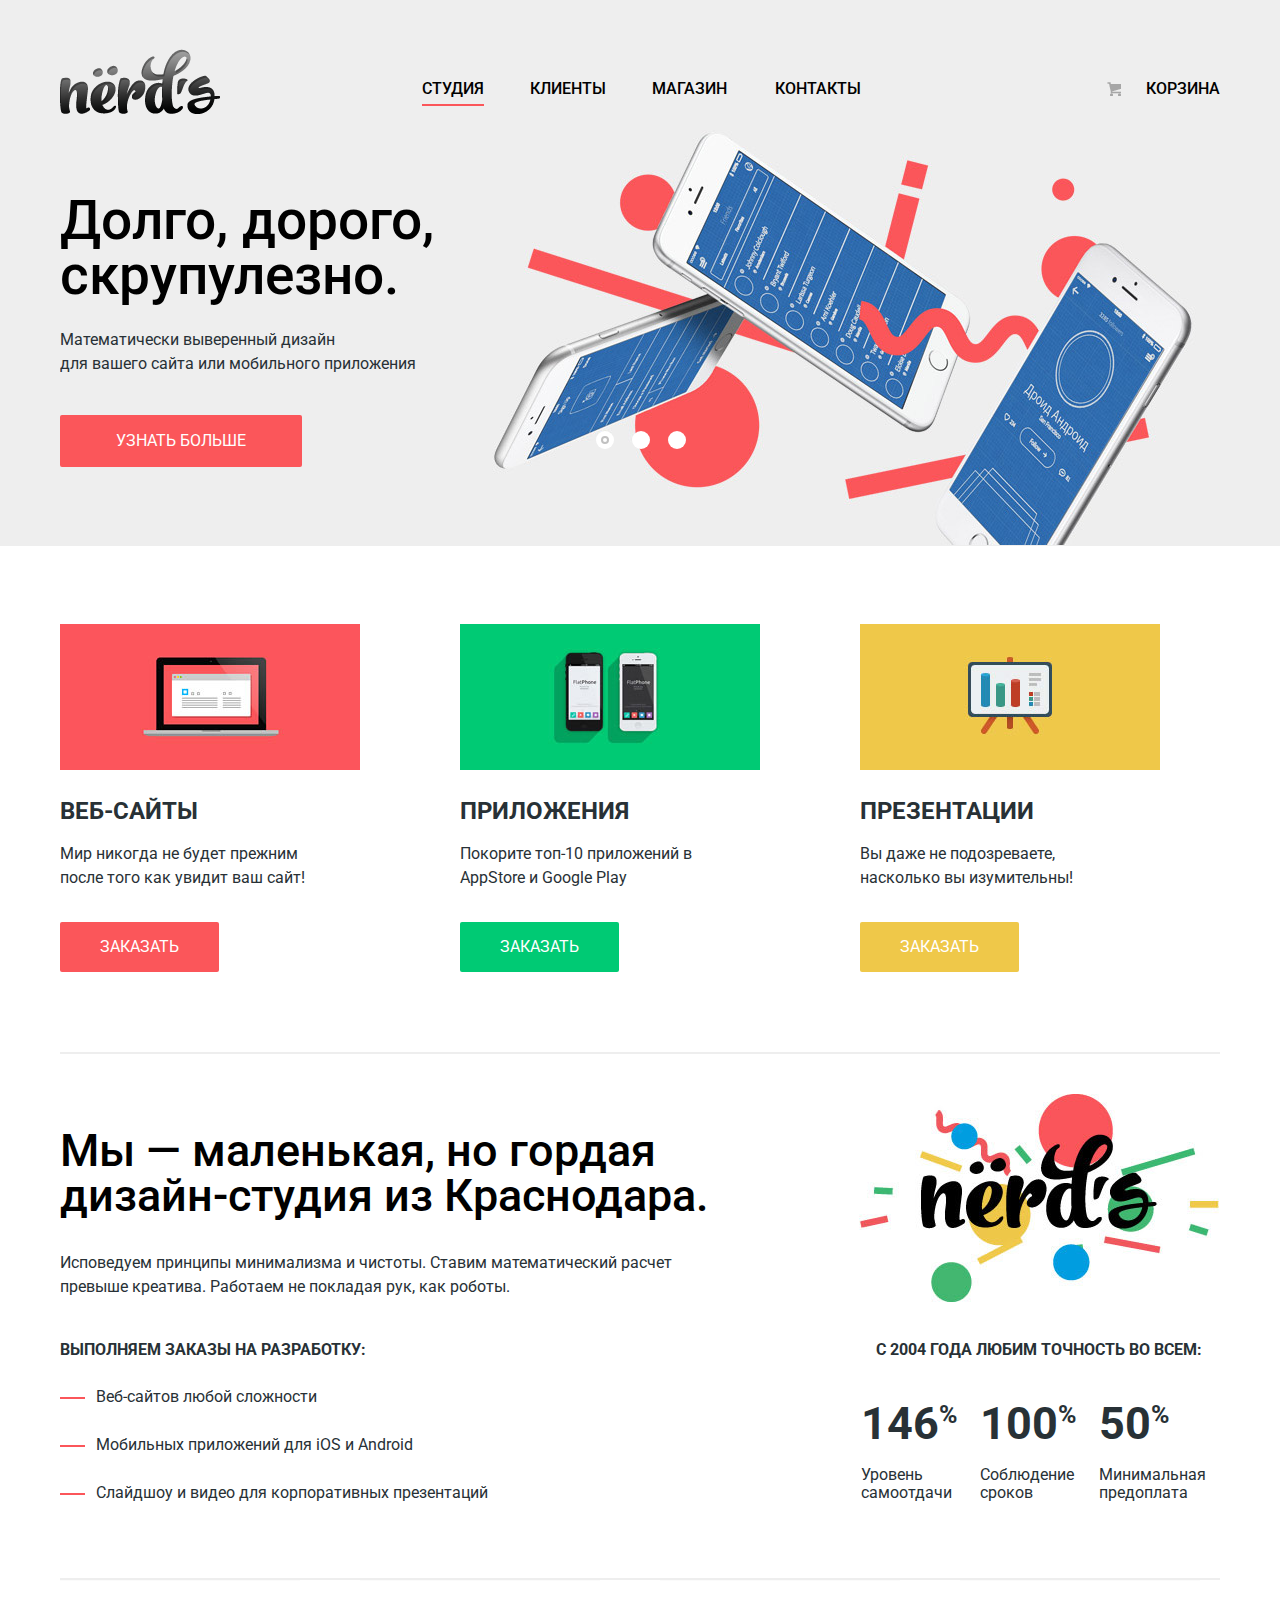
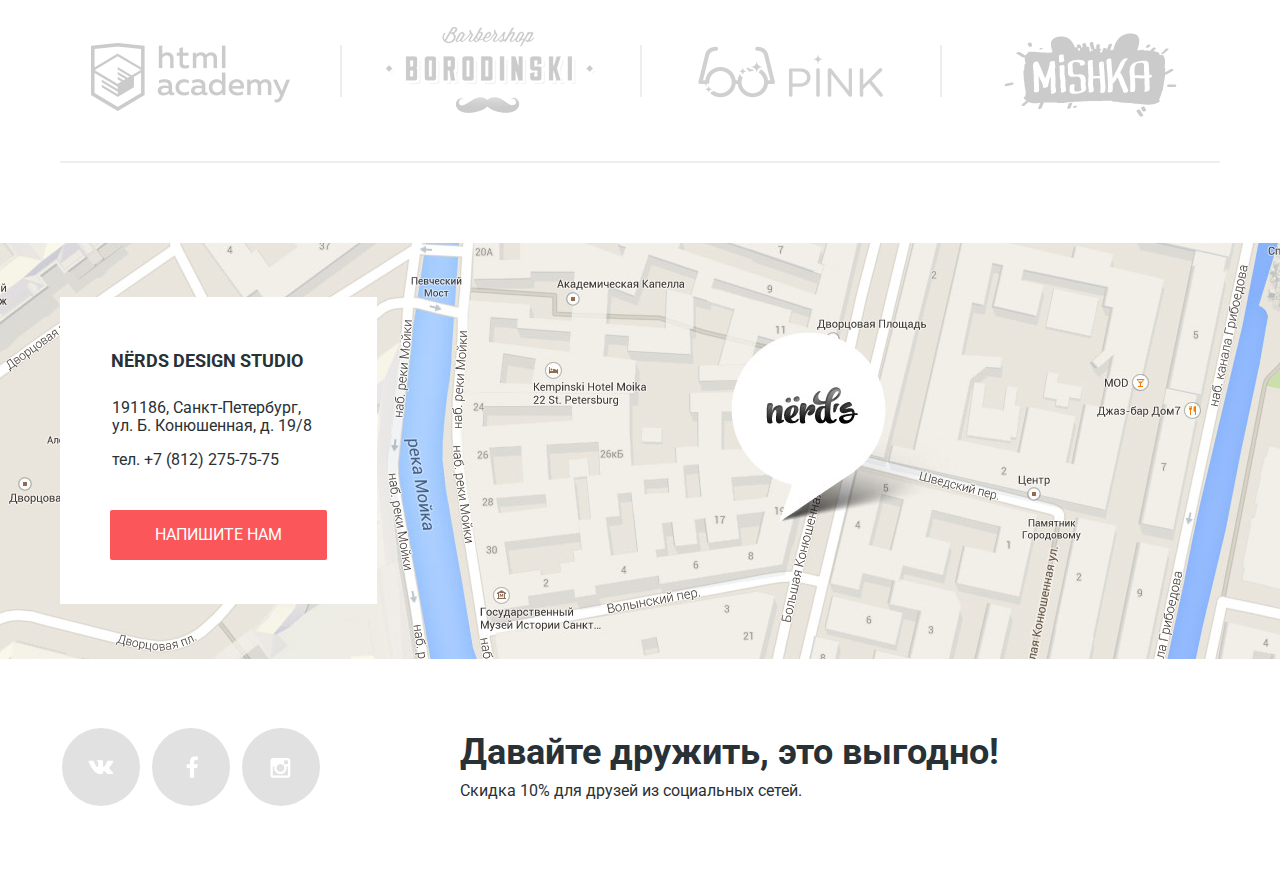
<file: index.html>
<!DOCTYPE html>
<html lang="Ru">
    <head>
        <meta charset="utf-8">
        <link href="https://fonts.googleapis.com/css?family=Roboto:400,500,700&amp;subset=cyrillic" rel="stylesheet">
        <link href="css/normalize.css" rel="stylesheet">
        <link href="css/style.min.css" rel="stylesheet">
        <meta name="format-detection" content="telephone=no">
        <title>Nerds</title>
    </head>
    <body>
        
        <header class="main-header">
            <div class="container clearfix">
                <a class="logo" href="index.html"><img src="img/logo-nerds.png" alt="" width="160" height="65"></a>
                <nav class="main-navigation">
                    <ul>
                        <li class="active">
                            <a href="index.html">Студия</a>
                        </li>
                        <li>
                            <a href="#">Клиенты</a>
                        </li>
                        <li>
                            <a href="inner.html">Магазин</a>
                        </li>
                        <li>
                            <a href="#">Контакты</a>
                        </li>
                    </ul>    
                </nav>
                <div class="basket-block">
                    <a class="basket basket-box" href="#">Корзина</a>
                </div>
            </div>
        </header>
        
        <div class="tagline-main ">
        
            <div class="container">
                <div class="slide">
                    <input type="radio" id="btn-1" name="toggle" checked>
                    <input type="radio" id="btn-2" name="toggle">
                    <input type="radio" id="btn-3" name="toggle">
                    <div class="slider-controls">
                        <label for="btn-1"></label>
                        <label for="btn-2"></label>
                        <label for="btn-3"></label>
                    </div>
                    <div class="slides">
                        <div class="slide-text">
                            <div class="tagline">
                                <b class="tagline-item1">Долго, дорого, скрупулезно.</b>
                                <p class="tagline-item2">Математически выверенный дизайн<br> для вашего сайта или мобильного приложения </p>
                                <a class="tagline-btn" href="#">Узнать больше</a>
                            </div>
                        </div>
                        <div class="slide-text">
                            <div class="tagline">
                                <b class="tagline-item1">Любим математику как никто другой</b>
                                <p class="tagline-item2">Никакого креатива, только математические формулы<br> для расчета идеальных пропорций.</p>
                                <a class="tagline-btn" href="#">Узнать больше</a>
                            </div>
                        </div>
                        <div class="slide-text">
                            <div class="tagline">
                                <b class="tagline-item1">Только ночь, только хардкор</b>
                                <p class="tagline-item2">Работать днем, как все? Мы против этого.<br> Ближе к полуночи работа только начинается.</p>
                                <a class="tagline-btn" href="#">Узнать больше</a>
                            </div>
                        </div>
                    </div>
                </div>
            </div>
        </div>       
        <main class="container clearfix">
            <div class="service clearfix">
                <article class="service-item websites">
                    <!--Картинка веб-сайты на css-->
                    <b class="service-title">Веб-сайты</b>
                    <p>Мир никогда не будет прежним<br> после того как увидит ваш сайт!</p>
                    <a class="order btn-red" href="#">Заказать</a>
                </article>
                <article class="service-item apps">
                    <!--Картинка приложения на css--> 
                    <b class="service-title">Приложения</b>
                    <p>Покорите топ-10 приложений в AppStore и Google Play</p>
                    <a class="order btn-green" href="#">Заказать</a>
                </article>
                <article class="service-item presentation">
                    <!--Картинка призентации на css-->  
                    <b class="service-title">Презентации</b>
                    <p>Вы даже не подозреваете,<br> насколько вы изумительны!</p>
                    <a class="order btn-yellow" href="#">Заказать</a>
                </article>
            </div>
            
            <div class="block-studio-achievements clearfix">
                <div class="studio">
                    <h2>Мы — маленькая, но гордая дизайн-студия из Краснодара. </h2>
                    <p class="about-us">Исповедуем принципы минимализма и чистоты. Ставим математический расчет превыше креатива. Работаем не покладая рук, как роботы.</p>
                    <b class="do">Выполняем заказы на разработку:</b>
                        <div class="feauters">
                        
                            <p>Веб-сайтов любой сложности</p>
                        
                        
                            <p>Мобильных приложений для iOS и Android</p>
                        
                        
                            <p>Слайдшоу и видео для корпоративных презентаций</p>
                        </div>
                    
                </div>
            <div class="achievements clearfix">
                <img class="logo2" src="img/logo-nerds2.jpg" alt="" width="360" height="208">
                <b class="achievement-title">С 2004 года любим точность во всем:</b>
                <div class="achievement-items clearfix">
                    <div class="achievement-item">
                        <p class="procent">146<span class="procent-item">%</span></p>
                        <p class="achievement">Уровень самоотдачи</p>
                    </div>
                    <div class="achievement-item">
                        <p class="procent">100<span class="procent-item">%</span></p>
                        <p class="achievement">Соблюдение сроков</p>
                    </div>
                    <div class="achievement-item">
                        <p class="procent">50<span class="procent-item">%</span></p>
                        <p class="achievement">Минимальная предоплата</p>
                    </div>
                </div>
            </div>
            </div>
            
            <div class="projects-logo">
                <a class="project-index" href="#"><img src="img/logo-1.png" alt="" width="240" height="160"></a>
                <a class="project-index" href="#"><img src="img/logo-2.png" alt="" width="240" height="160"></a>
                <a class="project-index" href="#"><img src="img/logo-3.png" alt="" width="240" height="160"></a>
                <a class="project-index" href="#"><img src="img/logo-4.png" alt="" width="240" height="160"></a>
            </div>
        </main>
        <footer class="main-footer">
            <div class="map-address clearfix">
                <iframe class="interaktive-map" src="https://www.google.com/maps/embed?pb=!1m18!1m12!1m3!1d1998.5991043651586!2d30.320894616097!3d59.938794181876254!2m3!1f0!2f0!3f0!3m2!1i1024!2i768!4f13.1!3m3!1m2!1s0x4696310fca5ba729%3A0xea9c53d4493c879f!2z0JHQvtC70YzRiNCw0Y8g0JrQvtC90Y7RiNC10L3QvdCw0Y8g0YPQuy4sIDE5LCDQodCw0L3QutGCLdCf0LXRgtC10YDQsdGD0YDQsywgMTkxMTg2!5e0!3m2!1sru!2sru!4v1479539301697" width="100" height="100" style="border:0" allowfullscreen></iframe>
                <div class="container clearfix">
                    <div class="address">
                        <b class="nds">NЁRDS DESIGN STUDIO</b>
                        <p>191186, Санкт-Петербург,<br> ул. Б. Конюшенная, д. 19/8</p>
                        <p>тел. +7 (812) 275-75-75</p>
                        <a class="write" href="form.html">Напишите нам</a>
                    </div>
                </div>
            </div>
            <div class="container clearfix">
                <div class="footer-social">
                    <a class="social-btn social-btn-vk" href="#"></a>
                    <a class="social-btn social-btn-fb" href="#"></a>
                    <a class="social-btn social-btn-inst" href="#"></a>
                </div>
                <div class="footer-text">
                    <b class="friend">Давайте дружить, это выгодно!</b>
                    <p class="discount">Скидка 10% для друзей из социальных сетей.</p>
                </div>
            </div>
        </footer>
        <div class="modal-content">
            <button class="modal-content-close" type="button" title="Закрыть">Закрыть</button>
            <h2 class="modal-content-title">Напишите нам</h2>
            <form class="letter-form" action="https://echo.htmlacademy.ru" method="post">
            
                <label class="label-name">Ваше имя:<input class="input-name" id="name-id" type="text" name="name" placeholder="Представьтесь, пожалуйста"></label>
            
                <label>Ваш e-mail:<input class="input-e-mail" id="e-mail-id" type="text" name="e-mail" placeholder="Для отправки ответа"></label>
                <label class="letter-item">Текст письма:</label>
                <textarea placeholder="В свободной форме"></textarea>
                <button class="btn" type="submit">Отправить</button>
            </form>
        </div>
        
        <script src="js/min.js"></script>
    </body>
</html>
</file>
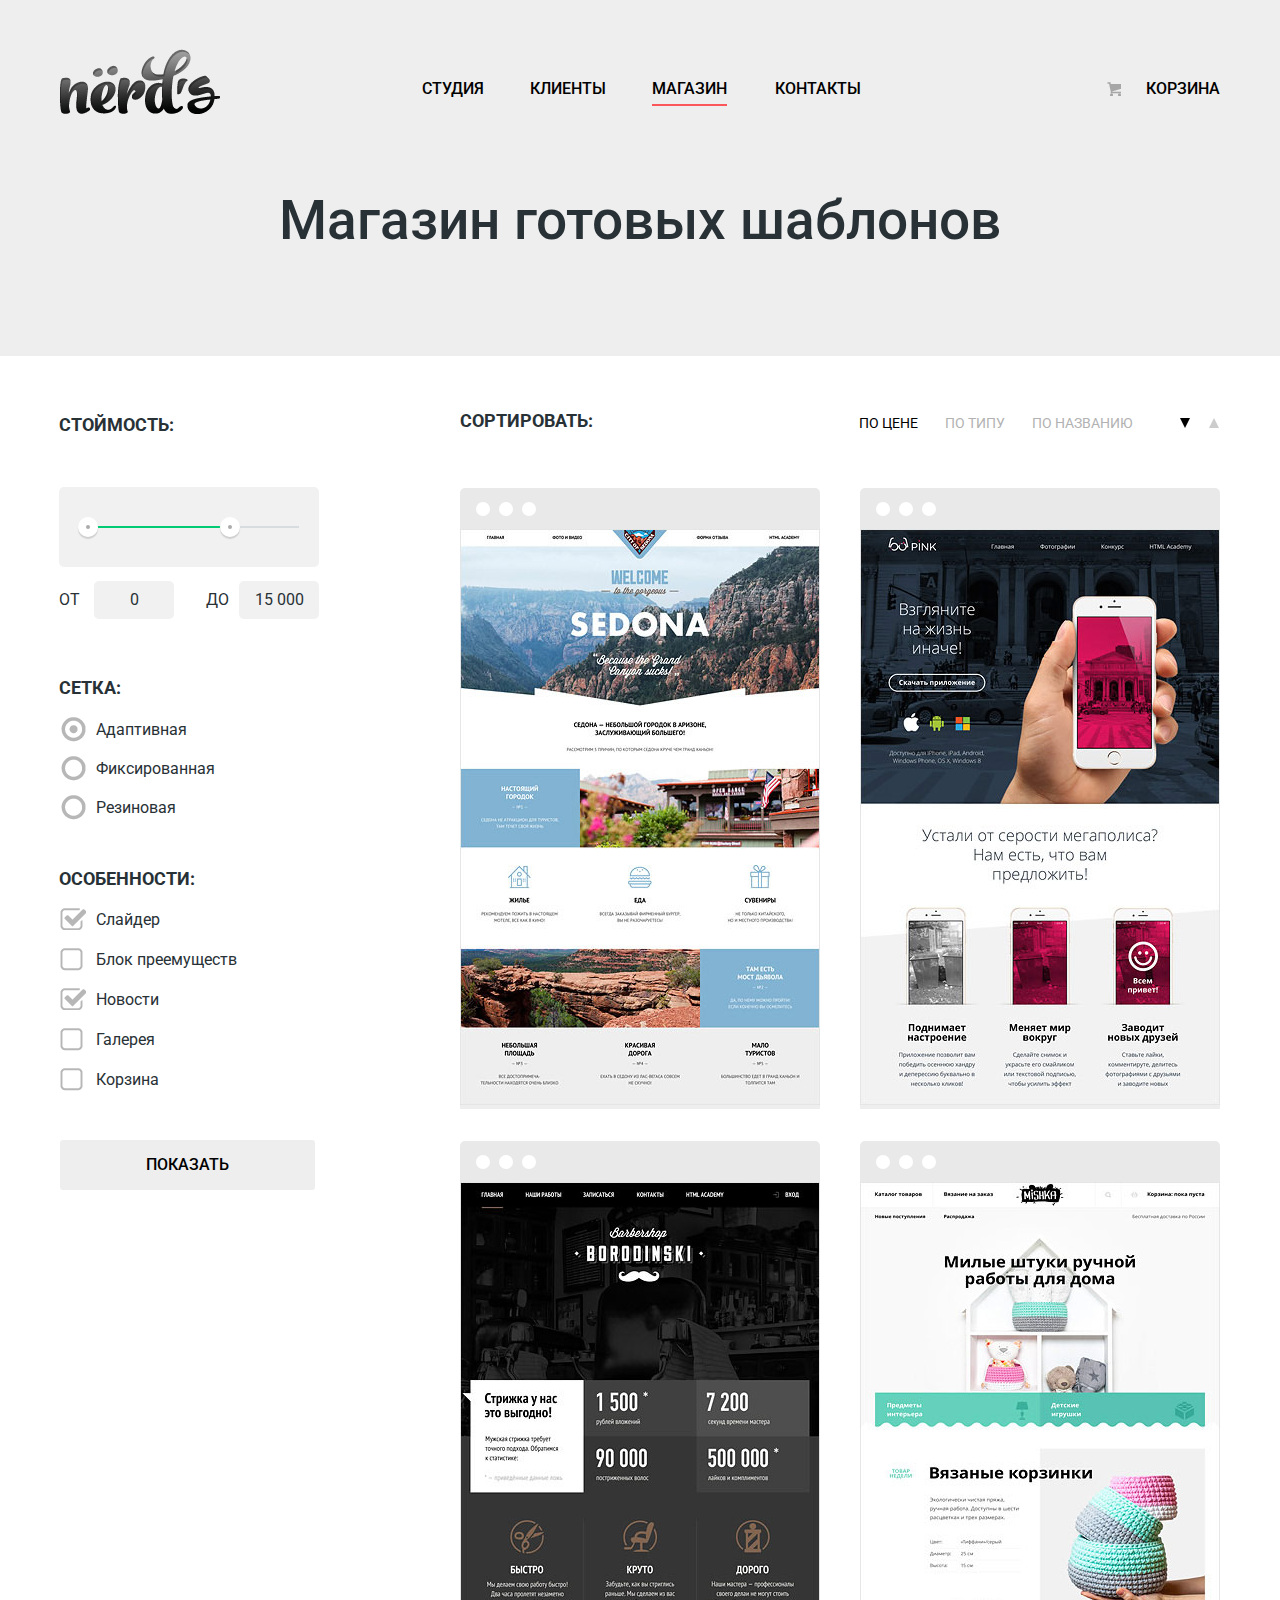
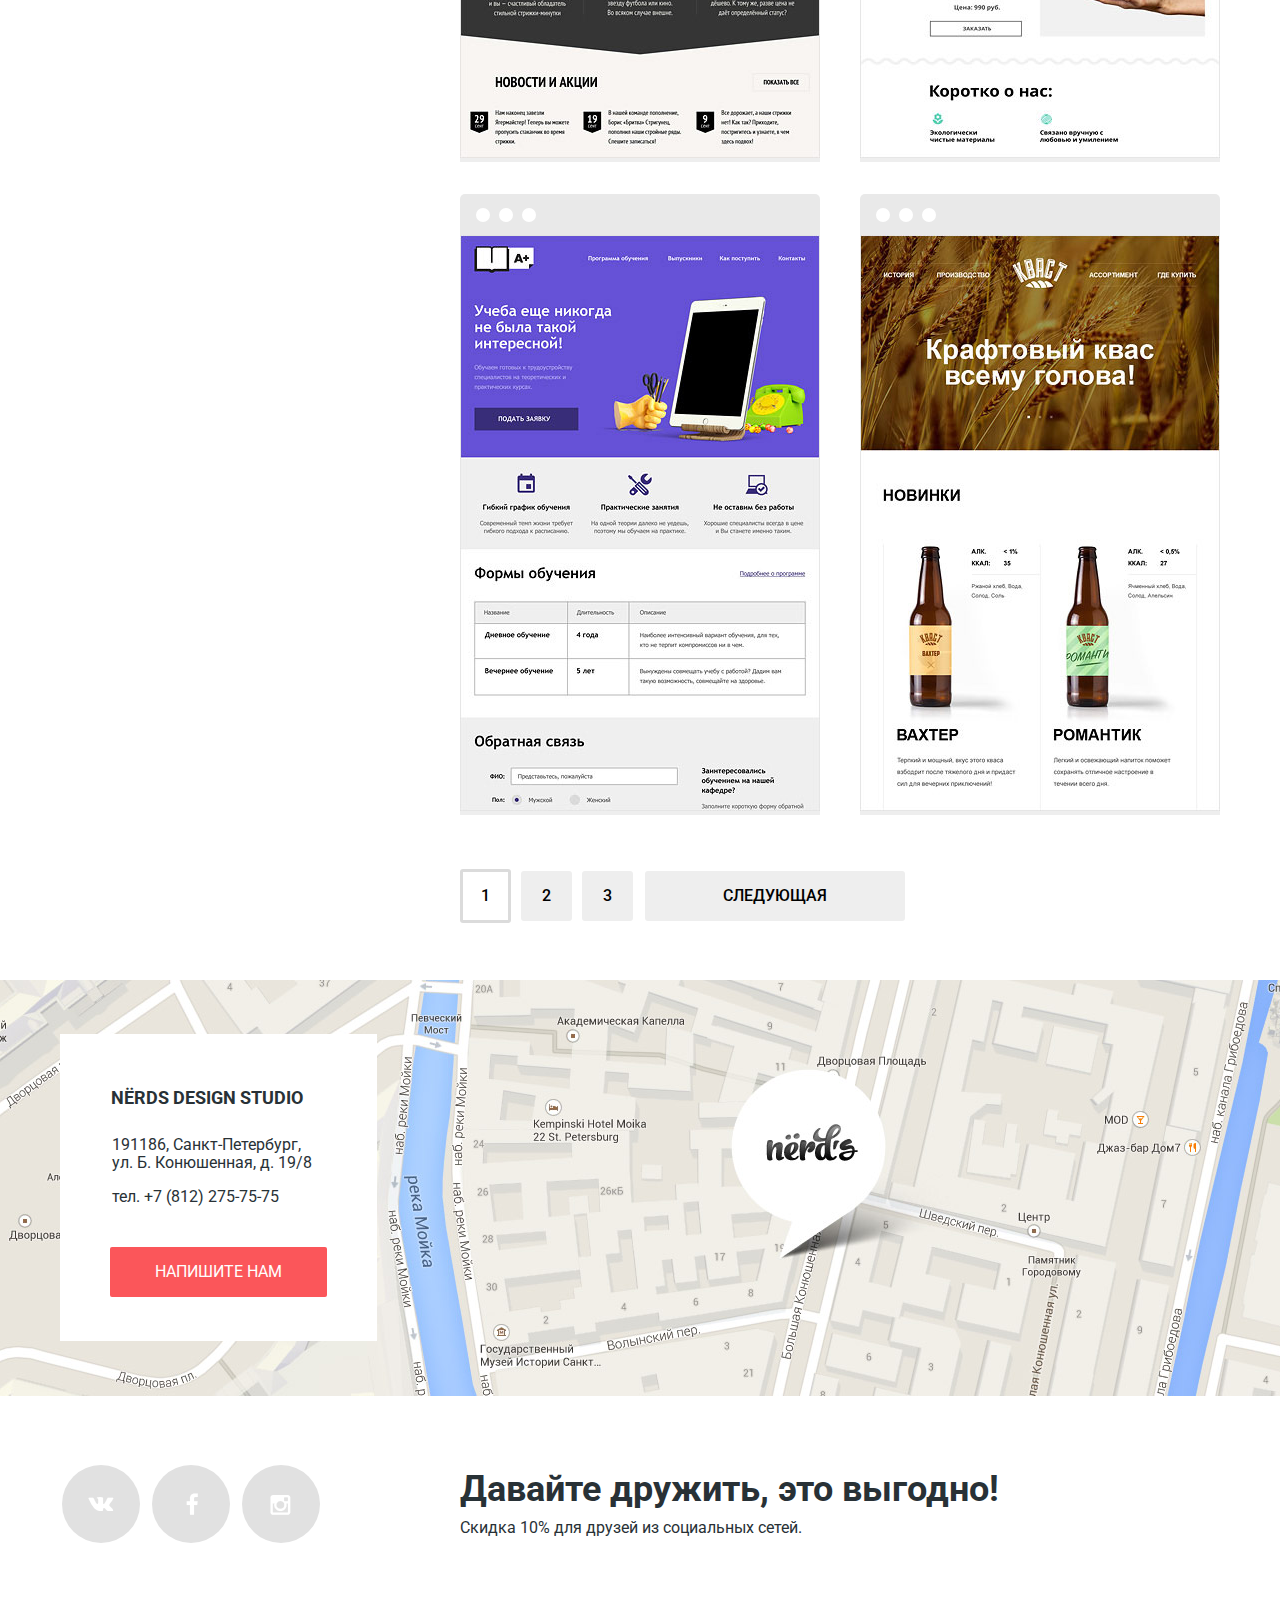
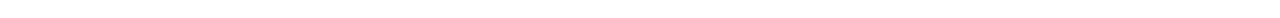
<file: inner.html>
<!DOCTYPE html>
<html lang="Ru">
    <head>
        <meta charset="utf-8">
        <link href="https://fonts.googleapis.com/css?family=Roboto:400,500,700&amp;subset=cyrillic" rel="stylesheet">
        <link href="css/normalize.css" rel="stylesheet">
        <link href="css/style.min.css" rel="stylesheet">
        <meta name="format-detection" content="telephone=no">
        <title>Nerds</title>
    </head>
    <body>
        <header class="main-header">
            <div class="container clearfix">
                <a class="logo" href="index.html"><img src="img/logo-nerds.png" alt="" width="160" height="65"></a>
                <nav class="main-navigation">
                    <ul>
                        <li>
                            <a href="index.html">Студия</a>
                        </li>
                        <li>
                            <a href="#">Клиенты</a>
                        </li>
                        <li class="active">
                            <a href="inner.html">Магазин</a>
                        </li>
                        <li>
                            <a href="#">Контакты</a>
                        </li>
                    </ul>    
                </nav>
                <div class="basket-block">
                    <a class="basket basket-box" href="#">Корзина</a>
                </div>
            </div>
        </header>
        <div class="main-title">
               <!--широкий серый фон:)-->
            <div class="container">  
                <h1>Магазин готовых шаблонов</h1>
            </div> 
        </div>    
        <main class="container clearfix">    
            <form class="filters" action="https://echo.htmlacademy.ru" method="post">
                <fieldset class="filter">
                    <legend>Стоймость:</legend>
                    <div class="range-filter">
                                     
                        <div class="range-controls"> 
                            <div class="scale">
                                <div class="bar"></div>
                            </div>
                            <div class="toggle toggle-min"></div>
                            <div class="toggle toggle-max"></div>
                        </div>
                        <div class="price-controls"> 
                            <label class="min-price">от <input name="min-price" type="text" value="0"></label>
                            <label class="max-price">до<input name="max-price"
                            type="text" value="15 000"></label>
                        </div>
                        
                    </div>
            
                    
                </fieldset>
                <fieldset class="layouts clearfix">
                    <legend>Сетка:</legend>
                    <input id="adaptive" type="radio" name="view" checked><label class="layout active" for="adaptive">Адаптивная</label>
                    <input id="fix" type="radio" name="view"><label class="layout" for="fix">Фиксированная</label>
                    <input id="rubber" type="radio" name="view"><label class="layout" for="rubber">Резиновая</label>
                </fieldset>
                <fieldset class="features clearfix">
                    <legend>Особенности:</legend>
                    <input id="slider" class="features" type="checkbox" name="slider" checked><label class="feature active" for="slider">Слайдер</label>
                    <input id="advantage" type="checkbox" name="advantages"><label class="feature" for="advantage">Блок преемуществ</label>
                    <input id="news" type="checkbox" name="news" checked><label class="feature active" for="news">Новости</label>
                    <input id="gallery" type="checkbox" name="gallery"><label class="feature" for="gallery">Галерея</label>
                    <input id="basket" type="checkbox" name="basket"><label class="feature" for="basket">Корзина</label>
                </fieldset>
                <input class="to-show" type="submit" name="show" id="show" value="Показать">
            </form>
            <div class="main-projects">
                <div class="separate">
                    <p class="separate-items">Сортировать:</p>
                    <div class="separate-item">
                        <a class="active" href="#">По цене</a>
                        <a href="#">По типу</a>
                        <a href="#">По названию</a>
                    </div>
                    <div class="arrows">
                        <a class="down active" href="#">По убыванию</a> <!--Стрелочки для сортировки по названию-->
                        <a class="up " href="#">По возрастанию</a>
                    </div>
                </div>
                <div class="projects ">
                    <div class="project">
                        <div class="img-project">
                            <img src="img/img-sedona.jpg" alt="" width="360" height="576">
                        </div>
                        <div class="info">
                            <a class="title" href="#">Sedona</a>
                            <p class="description">Информационный сайт для туристов</p>
                            <a class="price" href="#">9 900 руб.</a>
                        </div>
                    </div>
                    <div class="project">
                        <div class="img-project">    
                            <img src="img/img-pink.jpg" alt="" width="360" height="576">
                        </div>
                        <div class="info">
                            <a class="title" href="#">Pink app</a>
                            <p class="description">Продуктовый лендинг приложения для iOS и Android</p>
                            <a class="price" href="#">9 900 руб.</a>
                        </div>
                    </div>
                    <div class="project">
                        <div class="img-project"> 
                            <img  src="img/img-barbershop.jpg" alt="" width="360" height="576">
                        </div>
                        <div class="info">
                            <a class="title" href="#">Barbershop</a>
                            <p class="description">Сайт салоны красоты. Для мужчин, да.</p>
                            <a class="price" href="#">9 900 руб.</a>
                        </div>
                    </div>
                    <div class="project">
                        <div class="img-project">
                            <img src="img/img-mishka.jpg" alt="" width="360" height="576">
                        </div>
                        <div class="info">
                            <a class="title" href="#">Mishka</a>
                            <p class="description">Интернет-магазин вязаных игрушек</p>
                            <a class="price" href="#">9 900 руб.</a>
                        </div>
                    </div>
                    <div class="project">
                        <div class="img-project">
                            <img src="img/img-aplus.jpg" alt="" width="360" height="576">
                        </div>
                        <div class="info">
                            <a class="title" href="#">A Plus</a>
                            <p class="description">Лендинг курсов повышения квалификации</p>
                            <a class="price" href="#">9 900 руб.</a>
                        </div>
                    </div>
                    <div class="project">
                        <div class="img-project">
                            <img src="img/img-kvast.jpg" alt="" width="360" height="576">
                        </div>
                        <div class="info">
                            <a class="title" href="#">Кваст</a>
                            <p class="description">Промо-сайт производителя крафтового кваса</p>
                            <a class="price" href="#">9 900 руб.</a>
                        </div>
                    </div>
                </div>
                <div class="pagination">
                    <a class="active-page" href="#">1</a>
                    <a href="#">2</a>
                    <a href="#">3</a>
                    <a class="next" href="#">Следующая</a>
                </div>
            </div>
        </main>
        <footer class="main-footer clearfix">
            <div class="map-address">
                <iframe class="interaktive-map" src="https://www.google.com/maps/embed?pb=!1m18!1m12!1m3!1d1998.5991043651586!2d30.320894616097!3d59.938794181876254!2m3!1f0!2f0!3f0!3m2!1i1024!2i768!4f13.1!3m3!1m2!1s0x4696310fca5ba729%3A0xea9c53d4493c879f!2z0JHQvtC70YzRiNCw0Y8g0JrQvtC90Y7RiNC10L3QvdCw0Y8g0YPQuy4sIDE5LCDQodCw0L3QutGCLdCf0LXRgtC10YDQsdGD0YDQsywgMTkxMTg2!5e0!3m2!1sru!2sru!4v1479539301697" width="100" height="100"  style="border:0" allowfullscreen></iframe>
                <div class="container clearfix">
                    <div class="address">
                        <b class="nds">NЁRDS DESIGN STUDIO</b>
                        <p>191186, Санкт-Петербург,<br> ул. Б. Конюшенная, д. 19/8</p>
                        <p>тел. +7 (812) 275-75-75</p>
                        <a class="write" href="form.html">Напишите нам</a>
                    </div>
                </div>
            </div>
            <div class="container">
                <div class="footer-social">
                    <a class="social-btn social-btn-vk" href="#">Вконтакте</a>
                    <a class="social-btn social-btn-fb" href="#">Фейсбук</a>
                    <a class="social-btn social-btn-inst" href="#">Инстаграм</a>
                </div>
            </div>
            <div class="footer-text">
                <b class="friend">Давайте дружить, это выгодно!</b>
                <p class="discount">Скидка 10% для друзей из социальных сетей.</p>
            </div>
        </footer>
        <div class="modal-content">
            <button class="modal-content-close" type="button" title="Закрыть">Закрыть</button>
            <h2 class="modal-content-title">Напишите нам</h2>
            <form class="letter-form" action="https://echo.htmlacademy.ru" method="post">
            
            <label class="label-name">Ваше имя:<input class="input-name" id="name-id" type="text" name="name" placeholder="Представьтесь, пожалуйста"></label>
            
            <label>Ваш e-mail:<input class="input-e-mail" id="e-mail-id" type="text" name="e-mail" placeholder="Для отправки ответа"></label>
            <label class="letter-item">Текст письма:</label>
            <textarea placeholder="В свободной форме"></textarea>
            <button class="btn" type="submit">Отправить</button>
            </form>
        <script src="js/min.js"></script>
        </div>
    </body>
</html>
</file>
<file: css/style.min.css>
body{margin:0;padding:0;font-family:"Roboto","Arial",sans-serif;font-size:16px;font-weight:400;line-height:24px;color:#283136}h2{margin-bottom:33px;margin-top:28px;font-size:45px;line-height:45px;font-weight:500;color:#000}input,textarea{outline:none;resize:none}b,label,main{display:block}.main-header{min-width:1160px;background-color:#eee}.container{width:1160px;margin:0 auto}.clearfix::after{content:"";display:table;clear:both}.logo{float:left;width:160px;margin-right:202px;margin-top:49px}.logo:hover{opacity:.8}.logo:active{opacity:.3}.main-navigation{float:left;width:500px;margin-top:74px;vertical-align:bottom}.main-navigation li{list-style:none;padding:0;display:inline-block;vertical-align:top;margin:0 46px 0 0}.main-navigation li:nth-child(3){margin-right:48px}.main-navigation ul{padding:0;margin:0;font-size:0}.main-navigation a{font-size:16px;font-weight:500;line-height:30px;text-decoration:none;text-transform:uppercase;color:#000}.main-navigation a:hover{color:#fb565a}.main-navigation a:active{color:rgba(0,0,0,.3)}.main-navigation .active{position:relative}.main-navigation .active::after{content:"";position:absolute;right:0;bottom:0;left:0;width:100%;height:2px;background-color:#fb565a}.basket-block{float:right;max-width:160px;margin-top:74px;font-size:0}.basket{position:relative;display:inline-block;padding-left:41px;vertical-align:top;font-size:16px;font-weight:500;line-height:30px;text-decoration:none;text-transform:uppercase;color:#000}.basket:hover{color:#fb565a}.basket:active{color:rgba(0,0,0,.3)}.basket::before{content:"";position:absolute;top:3px;left:-3px;width:19px;height:19px;background-color:#e6e6fa;background:url(../img/spritesheet.png) no-repeat}.tagline-main{background-color:#eee}.slide{position:relative;width:1160px;min-height:425px;margin:0 auto 78px}.slide input[type=radio]{position:absolute;opacity:0;outline:none}.slider-controls{position:absolute;bottom:91px;left:50%;z-index:1000;margin-left:-51px;text-align:center}.slider-controls label{position:relative;display:inline-block;width:18px;height:18px;margin:0 7px;vertical-align:top;box-sizing:border-box;border-radius:50%;cursor:pointer;background:#fff}#btn-1:checked~.slider-controls label[for=btn-1]:after,#btn-2:checked~.slider-controls label[for=btn-2]:after,#btn-3:checked~.slider-controls label[for=btn-3]:after{content:"";position:absolute;left:0;right:0;top:0;bottom:0;width:4px;height:4px;margin:auto;border:2px solid #c1c1c1;border-radius:50%}.slide-text{position:absolute;top:0;left:0;width:100%;height:425px;overflow:auto}.tagline{width:517px;padding:72px 0;font-size:0;color:#283136}.tagline-item1{font-size:55px;line-height:55px;font-weight:500;color:#000}.tagline-btn{font-size:16px}.tagline-item2{font-size:16px;margin-top:25px}.tagline-btn{display:inline-block;padding:17px 56px;margin-top:23px;vertical-align:middle;background-color:#fb565a;line-height:18px;color:#fff;text-decoration:none;text-transform:uppercase;border-radius:2px;cursor:pointer}.tagline-btn:hover,.websites .order:hover{background-color:#e74246}.tagline-btn:active{background-color:#d7373b;color:rgba(255,255,255,.3);box-shadow:inset 0 3px 0 #c13135}.slide-text:nth-child(1){background-image:url(../img/slider-1.jpg);background-repeat:no-repeat;background-position:100% -7px}.slide-text:nth-child(2),.slide-text:nth-child(3){background-image:url(../img/slider-2.jpg);background-repeat:no-repeat;background-position:100% 0}.slide-text:nth-child(3){background-image:url(../img/slider-3.jpg)}.slide-text{display:none}#btn-1:checked~.slides .slide-text:nth-child(1),#btn-2:checked~.slides .slide-text:nth-child(2),#btn-3:checked~.slides .slide-text:nth-child(3){display:block}.service{padding-bottom:80px}.service-item{width:300px;margin-right:100px;float:left;padding-top:178px;box-sizing:border-box}.service-item:nth-child(3){margin-right:59px}.feauters p,.order,.service-item p{font-size:16px;line-height:24px}.order{display:inline-block;padding:16px 40px;margin-top:16px;vertical-align:middle;line-height:18px;color:#fff;background-color:#fb565a;text-decoration:none;text-transform:uppercase;cursor:pointer;border-radius:2px}.websites .order:active{color:rgba(255,255,255,.3);background-color:#d7373b;box-shadow:inset 0 3px 0 #c13135}.presentation .order{background-color:#efc849}.presentation .order:hover{background-color:#eab534}.presentation .order:active{color:rgba(255,255,255,.3);background-color:#e5a722;box-shadow:inset 0 3px 0 #ce961f}.apps .order{background-color:#00ca74}.apps .order:hover{background-color:#00bc6c}.apps .order:active{color:#4dc491;background-color:#00aa62;box-shadow:inset 0 3px 0 #009958}.apps,.presentation,.websites{position:relative}.websites::before{left:0;background:url(../img/service-websites.jpg) no-repeat}.apps::before,.presentation::before,.websites::before{content:"";position:absolute;top:0;width:300px;height:146px}.apps::before{background:url(../img/service-apps.jpg) no-repeat}.presentation::before{background:url(../img/service-presentation.jpg) no-repeat}.service-title{margin-top:-6px;font-size:24px;line-height:30px;font-weight:700;text-transform:uppercase}.studio{float:left;width:66.666666%;padding-right:100px;box-sizing:border-box}.about-us{margin-bottom:39px}.do{margin-bottom:-4px;font-weight:700;text-transform:uppercase}.feauters{font-size:0}.feauters p{margin:27px 0 -3px}.feauters p::before{content:"";display:inline-block;width:25px;height:2px;margin-right:11px;vertical-align:middle;background-color:#fb565a}.achievements{float:left;width:33.333333%}.achievement-title{padding-left:43px;margin-bottom:-4px;font-weight:700;text-transform:uppercase}.procent{font-size:45px;font-weight:700}.procent-item{font-size:25px;vertical-align:super}.achievement{margin-top:-15px;line-height:18px}.logo2{display:block;padding-left:26px;margin-bottom:36px;margin-top:-6px}.achievement-items,.address p{padding-left:2px}.achievement-item{float:left;width:30%;margin-left:26px}.achievement-item:nth-child(2){margin-left:3px}.achievement-item:nth-child(3){padding-left:4px;margin-left:0}.block-studio-achievements{padding-top:46px;padding-bottom:53px;margin-bottom:7px;border-top:2px solid #eee}.projects-logo{font-size:0;border-top:2px solid #eee;border-bottom:2px solid #eee}.project-index{position:relative;display:inline-block;width:260px;padding-bottom:9px;margin-right:40px;vertical-align:middle}.project-index img{opacity:.2}.project-index::after{content:"";position:absolute;top:90px;left:255px;width:52px;height:2px;background-color:#eee;-webkit-transform:rotate(90deg);transform:rotate(90deg)}.project-index:nth-child(4)::after{display:none}.project-index:nth-child(4){margin-right:0}.project-index img:hover{opacity:1}.project-index img:active{opacity:.1}.interaktive-map{position:absolute;top:0;left:0;width:100%;height:100%;min-width:1160px}.map-address{position:relative;height:416px;padding-top:54px;background-color:#000;background-image:url(../img/map.jpg);background-repeat:no-repeat;background-size:cover;background-position:-89px;box-sizing:border-box}.address{position:relative;z-index:23;float:left;height:200px;padding:47px 50px 60px;font-size:16px;line-height:18px;background:#fff}.nds{padding-left:1px;padding-top:2px;margin-bottom:23px;font-size:18px;line-height:30px;font-weight:700}.address p:nth-child(3){padding-left:2px;margin-bottom:37px}.write{display:inline-block;padding:16px 45px;margin-top:4px;vertical-align:middle;font-size:16px;line-height:18px;color:#fff;background-color:#fb565a;text-decoration:none;text-transform:uppercase;border-radius:2px;cursor:pointer}.write:hover{background-color:#e74246}.write:active{color:rgba(255,255,255,.3);background-color:#d7373b;box-shadow:inset 0 3px 0 #c13135}.main-footer{margin-top:80px;margin-bottom:75px}.footer-social{float:left;width:398px;margin-top:69px;margin-left:2px;font-size:0}.footer-text{float:left;width:760px}.social-btn{position:relative;display:inline-block;width:78px;height:78px;margin-right:12px;vertical-align:middle;background-color:#e1e1e1;border-radius:50%}.social-btn:last-child{margin-right:0}.letter-form .btn:hover,.social-btn:hover{background-color:#e74246}.social-btn:active{color:#e37376;background-color:#d7373b;box-shadow:inset 0 3px 0 #c13135}.social-btn-fb::before,.social-btn-inst::before,.social-btn-vk::before{content:"";position:absolute;background-image:url(../img/spritesheet.png);background-repeat:no-repeat}.social-btn-vk::before{top:32px;left:26px;width:26px;height:14px;background-position:-5px -93px}.social-btn-fb::before{top:28px;left:34px;width:12px;height:22px;background-position:-5px -30px}.social-btn-inst::before{top:30px;left:28px;width:21px;height:20px;background-position:-5px -63px}.social-btn-fb:active::before,.social-btn-inst:active::before,.social-btn-vk:active::before{opacity:.3}.footer-text{margin-top:75px}.friend{margin:0;font-size:36px;line-height:36px;font-weight:700}.discount{margin:10px 0 0;font-size:16px;line-height:22px}.modal-content{position:fixed;top:20px;left:50%;z-index:1000;width:960px;height:590px;padding:73px 100px;margin-left:-480px;color:#000;background:#fff;box-shadow:0 30px 50px rgba(0,0,0,.7);box-sizing:border-box;display:none}.modal-content-show{display:block;-webkit-animation:bounce .6s;animation:bounce .6s}.modal-error{-webkit-animation:shake .6s;animation:shake .6s}.modal-content-close{position:absolute;top:77px;left:850px;width:20px;height:20px;font-size:0;background-color:#fff;opacity:.3;border:0;cursor:pointer}.modal-content-close:hover{opacity:1}.modal-content-close:active{opacity:.1}.modal-content-close::after,.modal-content-close::before{content:"";position:absolute;top:9px;left:0;width:23px;height:4px;background-color:#fb565a;border-radius:1px}.modal-content-close::before{-webkit-transform:rotate(45deg);transform:rotate(45deg)}.modal-content-close::after{-webkit-transform:rotate(-45deg);transform:rotate(-45deg)}.modal-content h2{margin-top:-7px;font-weight:700;font-size:45px;line-height:45px}.modal-content label{display:inline-block;width:50%;vertical-align:top;font-size:16px;line-height:18px;font-weight:700}.letter-form{margin-top:41px;margin-left:2px;font-size:0}.letter-form input[type=text]{width:100%;padding:13px 14px;margin-top:9px;font-family:"Roboto","Arial",sans-serif;font-size:16px;line-height:18px;box-sizing:border-box;border:2px solid #d7dcde;border-radius:3px}.letter-form input[type=text]:hover{color:#a1a1a1;border-color:#b4b9bb}.letter-form input[type=text]:active{color:#444;border-color:#000}.letter-form input[type=text]:focus,.letter-form textarea:focus{color:#444;border-color:#000}.letter-form label:nth-child(1){padding-right:20px;box-sizing:border-box}.letter-form label:nth-child(2){padding-left:20px;box-sizing:border-box}input::focus-webkit-input-placeholder{color:#444}input:focus-moz-placeholder{color:#444}.letter-item{margin-top:35px;margin-bottom:10px}.letter-form textarea,.price-controls input{font-family:"Roboto","Arial",sans-serif;font-size:16px}.letter-form textarea{height:89px;margin-bottom:11px;border-radius:3px;width:728px;padding:13px 14px;line-height:18px;border:2px solid #d7dcde}.price-controls input{line-height:22px;width:60px;padding:8px 10px;margin-left:10px;text-align:center;color:#283136;background:#f1f1f1;border:none;border-radius:5px}.letter-form .btn{display:inline-block;vertical-align:middle;padding:17px 83px;margin-top:23px;font-size:16px;line-height:18px;color:#fff;background-color:#fb565a;text-transform:uppercase;text-decoration:none;border:none;border-radius:2px;cursor:pointer}.letter-form textarea:hover{color:#a1a1a1;border-color:#b4b9bb}.letter-form textarea:active{color:#444;border-color:#000}.letter-form .btn:active{color:rgba(255,255,255,.3);background-color:#d7373b;box-shadow:inset 0 3px 0 #c13135}.main-title{min-width:1160px;padding-top:1px;padding-bottom:71px;background-color:#eee}h1{padding-top:34px;text-align:center;font-size:55px;line-height:55px;font-weight:500}.filter,.main-title{margin-bottom:54px}.filter>legend{margin-bottom:47px}.layouts>legend{margin-bottom:15px}.range-filter{width:260px}.range-controls{position:relative;padding:39px 20px;margin-bottom:14px;background:#f1f1f1;border-radius:5px}.range-controls .scale{height:2px;background:#d7dcde}.range-controls .bar{width:70%;height:2px;background:#00ca74}.range-controls .toggle{position:absolute;top:30px;left:0;width:4px;height:4px;background:#ababab;border:8px solid #fff;border-radius:50%;box-shadow:0 2px 1px 0 #cfcfcf;cursor:pointer}.range-controls .toggle-min{left:19px}.range-controls .toggle-max{left:161px}.price-controls{font-size:0}.price-controls label{display:inline-block;width:50%;vertical-align:top;font-size:16px;line-height:22px;text-transform:uppercase}.max-price{text-align:right}.filters label:disabled{opacity:.3}.filters fieldset{border:none;margin-left:-1px;padding:0}.filters legend{font-size:18px;line-height:30px;font-weight:700;text-transform:uppercase}.features input[type=checkbox],.layouts input[type=radio]{display:none;outline:none}.layouts label{margin-bottom:15px;cursor:pointer}.layouts label:last-child{margin-bottom:44px}.features legend{margin-bottom:14px}.features label{margin-bottom:16px;cursor:pointer}.features label:last-child{margin-bottom:48px}.layouts label{position:relative}.features label,.layouts label{padding-left:37px}input[type=radio]+label::before{content:"";position:absolute;top:-2px;left:-3px;width:31px;height:26px;background:url(../img/spritesheet.png) no-repeat;background-position:0 -117px;opacity:.4;cursor:pointer}input[type=radio]:checked+label::before{content:"";position:absolute;top:-2px;left:-3px;width:31px;height:26px;background:url(../img/spritesheet.png) no-repeat;background-position:0 -152px;cursor:pointer}.layout{width:200px}input[type=radio]+label:hover::before{opacity:1}input[type=radio]+label:disabled::before{opacity:.1}.features label{position:relative}input[type=checkbox]+label::before{content:"";position:absolute;top:-5px;left:-4px;width:31px;height:28px;background:url(../img/sprite-checkbox.png) no-repeat;background-position:0 0;opacity:.4;cursor:pointer}input[type=checkbox]:checked+label::before{content:"";position:absolute;top:-6px;left:-4px;width:31px;height:28px;background:url(../img/sprite-checkbox.png) no-repeat;background-position:0 -32px;cursor:pointer}input[type=checkbox]+label:hover::before{opacity:1}input[type=checkbox]+label:disabled::before{opacity:.1}.feature,.filters{float:left;width:200px}.filters{width:25%}.to-show{padding:16px 86px;font-family:"Roboto","Arial",sans-serif;font-size:16px;line-height:18px;font-weight:500;background-color:#eee;text-transform:uppercase;border:none;border-radius:3px;cursor:pointer}.to-show:hover{background-color:#dfdfdf}.to-show:active{color:rgba(0,0,0,.3);background-color:#d5d5d5;box-shadow:inset 0 3px 0 #bfbfbf}.separate-item,.separate-item a,.separate-items{display:inline-block;vertical-align:top}.separate-items{margin-right:240px;margin-top:2px;line-height:18px;font-weight:700;text-transform:uppercase;font-size:18px}.separate-item{width:320px;margin-left:26px;font-size:0}.separate-item a{margin-top:2px;margin-right:27px;vertical-align:middle;font-size:14px;line-height:18px;color:#000;text-decoration:none;text-transform:uppercase}.separate-item a:last-child{margin-right:45px;color:#b2b2b2}.separate-item a:nth-child(2){color:#b2b2b2}.separate-item a:hover{color:#666}.separate-item a:active{color:#000}.arrows{display:inline-block;vertical-align:middle;font-size:0;width:40px}.arrows a{position:relative;font-size:0}.arrows a:hover{border-top-color:#999;border-bottom-color:#999}.arrows a:active{border-top-color:#000;border-bottom-color:#000}.arrows .down,.arrows .up{width:0;height:0;border-left:5px solid transparent;border-right:5px solid transparent;margin-top:2px}.arrows .down{border-top:10px solid #ccc;margin-right:19px;margin-left:1px}.arrows .up{border-bottom:10px solid #ccc}.arrows .active{border-top-color:#000}.main-projects{float:left;width:75%;margin-bottom:-23px;box-sizing:border-box;padding-left:110px}.separate{vertical-align:top;font-size:0;margin-bottom:40px}.arrows a,.separate a{display:inline-block;vertical-align:middle}.project,.projects{position:relative}.projects{font-size:0;margin-bottom:-9px}.project{display:inline-block;vertical-align:top;font-size:16px;line-height:18px;width:360px;background:#eee;margin-right:40px;box-sizing:border-box;border-top-left-radius:5px;border-top-right-radius:5px;border-top:41px solid #e9e9e9;min-height:616px;margin-bottom:32px;max-width:100%}.project:nth-child(2n){margin-right:0}.img-project::before,.project::after,.project::before{content:"";position:absolute;top:-27px;width:14px;height:14px;background:#fff;border-radius:50%}.project::before{left:16px}.project::after{left:39px}.img-project{position:relative}.img-project::before{left:62px}.project:hover .info{display:block;border-color:#4d4d4d}.project:hover{border-color:#4d4d4d}.project img{max-width:100%;height:auto}.info{position:absolute;bottom:1px;font-size:16px;line-height:18px;background:#eee;box-sizing:border-box;text-align:center;width:360px;padding:25px 65px 43px;display:none}.info a,.price{text-decoration:none}.info .title{color:#000;font-size:18px;font-weight:700;line-height:30px;text-transform:uppercase}.pagination a,.price{display:inline-block;vertical-align:middle;line-height:18px;text-transform:uppercase}.pagination a{font-size:16px;text-decoration:none;font-weight:500;background:#eee;margin-right:10px;color:#000;padding:16px 21px;border-radius:3px}.price{background-color:#fb565a;cursor:pointer;padding:19px 62px;border-radius:2px;color:#fff;margin-top:11px}.price:hover{background-color:#e74246}.price:active{background-color:#d7373b;color:rba(#fff);box-shadow:inset 0 3px 0 #c13135}.pagination{font-size:0;margin-top:31px}.pagination a:hover{background-color:#dfdfdf}.pagination a:active{background-color:#d5d5d5;color:rgba(0,0,0,.3);box-shadow:inset 0 3px 0 #bfbfbf}.pagination .active-page{box-sizing:border-box;padding:15px 18px;background-color:#fff;border:3px solid #dbdbdb}.pagination .active-page:hover{border-color:#d5d5d5;background-color:#d5d5d5}.pagination .active-page:active{box-shadow:none;border-top-color:#bfbfbf}.pagination .next{padding-left:78px;padding-right:78px;margin-left:2px}@-webkit-keyframes bounce{0%{-webkit-transform:translateY(-2000px);transform:translateY(-2000px)}70%{-webkit-transform:translateY(30px);transform:translateY(30px)}90%{-webkit-transform:translateY(-10px);transform:translateY(-10px)}to{-webkit-transform:translateY(0);transform:translateY(0)}}@keyframes bounce{0%{-webkit-transform:translateY(-2000px);transform:translateY(-2000px)}70%{-webkit-transform:translateY(30px);transform:translateY(30px)}90%{-webkit-transform:translateY(-10px);transform:translateY(-10px)}to{-webkit-transform:translateY(0);transform:translateY(0)}}@-webkit-keyframes shake{0%,to{-webkit-transform:translateX(0);transform:translateX(0)}10%,30%,50%,70%,90%{-webkit-transform:translateX(-10px);transform:translateX(-10px)}20%,40%,60%,80%{-webkit-transform:translateX(10px);transform:translateX(10px)}}@keyframes shake{0%,to{-webkit-transform:translateX(0);transform:translateX(0)}10%,30%,50%,70%,90%{-webkit-transform:translateX(-10px);transform:translateX(-10px)}20%,40%,60%,80%{-webkit-transform:translateX(10px);transform:translateX(10px)}}
</file>
